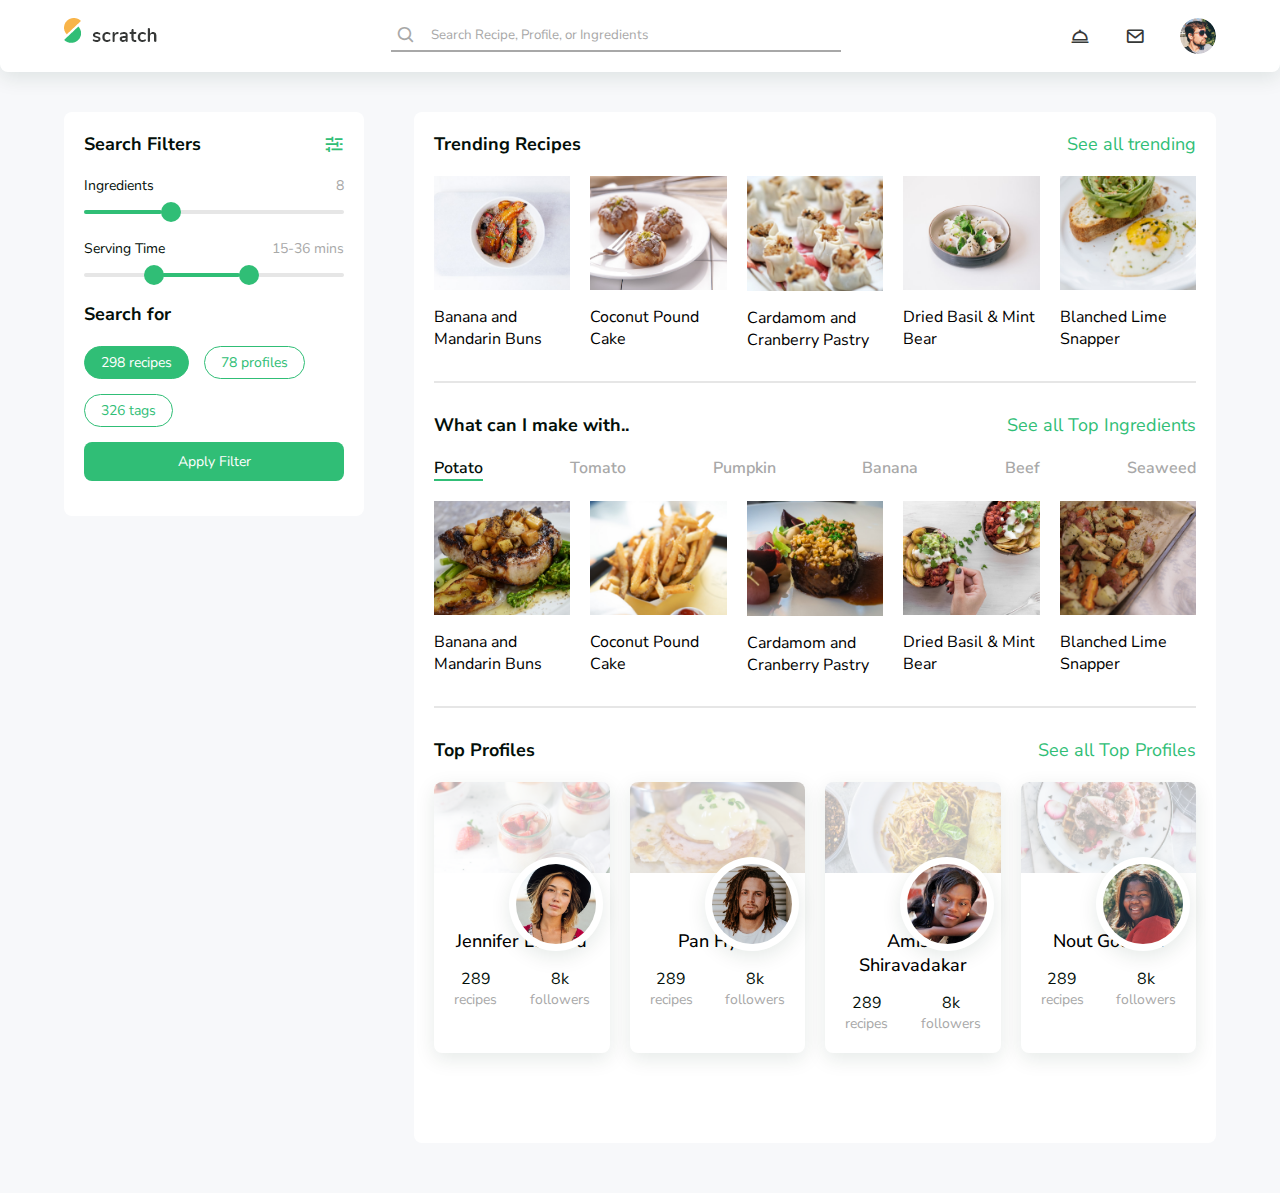
<file: SearchRecipe.html>
<!DOCTYPE html>
<html lang="en">

<head>
    <meta charset="UTF-8">
    <meta http-equiv="X-UA-Compatible" content="IE=edge">
    <meta name="viewport" content="width=device-width, initial-scale=1.0">
    <title>Scratch</title>
    <!-- fonts -->
    <link rel="preconnect" href="https://fonts.googleapis.com">
    <link rel="preconnect" href="https://fonts.gstatic.com" crossorigin>
    <link
        href="https://fonts.googleapis.com/css2?family=Nunito+Sans:wght@300;400;600;700;800&family=Poppins:wght@300;400;500;600;700;800;900&family=Roboto:wght@100;300;400;500;700&family=Vazirmatn&display=swap"
        rel="stylesheet">
    <!-- icons  -->
    <link rel="stylesheet" href="https://unpkg.com/boxicons@latest/css/boxicons.min.css">
    <!-- style  -->
    <link rel="stylesheet" href="css/style.css">
</head>

<body>
    <!-- start header  -->
    <header>
        <div class="container">
            <nav>
                <div class="logo">
                    <img src="images/Logo.png" alt="">
                </div>
                <div class="nav-search">
                    <i class='bx bx-search'></i>
                    <input type="text" placeholder="Search Recipe, Profile, or Ingredients">
                </div>
                <div class="nav-icons">
                    <i class='bx bx-dish'></i>
                    <i class='bx bx-envelope'></i>
                    <img src="images/User Avatar Image.png" alt="">
                </div>
            </nav>
        </div>
    </header>
    <!-- start aside  -->
    <aside>
        <div class="title">
            <h3>Search Filters</h3>
            <i class='bx bx-slider'></i>
        </div>
        <div class="prog">
            <h5>Ingredients<span>8</span></h5>
            <div class="p1">
                <div></div>
            </div>
        </div>
        <div class="prog">
            <h5>Serving Time<span>15-36 mins</span></h5>
            <div class="p2">
                <div></div>
            </div>
        </div>
        <div class="title">
            <h3>Search for</h3>
        </div>
        <div class="search-btns">
            <button class="active">298 recipes</button>
            <button>78 profiles</button>
            <button>326 tags</button>
        </div>
        <button type="submit" class="submit">Apply Filter</button>
    </aside>
    <!-- search-rec section  -->
    <div class="container">
        <section id="search-rec">
            <!-- start trending div  -->
            <div class="trending">
                <div class="title">
                    <h3>Trending Recipes</h3>
                    <a href="#">See all trending</a>
                </div>
                <div class="cards">
                    <!-- start card  -->
                    <div class="card">
                        <img src="images/search/t1.png" alt="">
                        <p>Banana and Mandarin Buns</p>
                    </div>
                    <!-- start card  -->
                    <div class="card">
                        <img src="images/search/t2.png" alt="">
                        <p>Coconut Pound Cake</p>
                    </div>
                    <!-- start card  -->
                    <div class="card">
                        <img src="images/search/t3.png" alt="">
                        <p>Cardamom and Cranberry Pastry</p>
                    </div>
                    <!-- start card  -->
                    <div class="card">
                        <img src="images/search/t4.png" alt="">
                        <p>Dried Basil & Mint Bear</p>
                    </div>
                    <!-- start card  -->
                    <div class="card">
                        <img src="images/search/t5.png" alt="">
                        <p>Blanched Lime Snapper</p>
                    </div>
                </div>
            </div>
            <!-- filter div  -->
            <div class="filter">
                <div class="title">
                    <h3>What can I make with..</h3>
                    <a href="#">See all Top Ingredients</a>
                </div>
                <ul class="tabs">
                    <li class="active" data-cat=".first">Potato</li>
                    <li data-cat=".second">Tomato</li>
                    <li data-cat=".third">Pumpkin</li>
                    <li data-cat=".four">Banana</li>
                    <li data-cat=".five">Beef</li>
                    <li data-cat=".six">Seaweed</li>
                </ul>
                <div class="content">
                    <div class="first">
                        <div class="cards">
                            <!-- start card  -->
                            <div class="card">
                                <img src="images/search/f1.png" alt="">
                                <p>Banana and Mandarin Buns</p>
                            </div>
                            <!-- start card  -->
                            <div class="card">
                                <img src="images/search/f2.png" alt="">
                                <p>Coconut Pound Cake</p>
                            </div>
                            <!-- start card  -->
                            <div class="card">
                                <img src="images/search/f3.png" alt="">
                                <p>Cardamom and Cranberry Pastry</p>
                            </div>
                            <!-- start card  -->
                            <div class="card">
                                <img src="images/search/f4.png" alt="">
                                <p>Dried Basil & Mint Bear</p>
                            </div>
                            <!-- start card  -->
                            <div class="card">
                                <img src="images/search/f5.png" alt="">
                                <p>Blanched Lime Snapper</p>
                            </div>
                        </div>
                    </div>
                    <div class="second">
                        <div class="cards">
                            <!-- start card  -->
                            <div class="card">
                                <img src="images/search/f1.png" alt="">
                                <p>Banana and Mandarin Buns</p>
                            </div>
                            <!-- start card  -->
                            <div class="card">
                                <img src="images/search/f3.png" alt="">
                                <p>Cardamom and Cranberry Pastry</p>
                            </div>
                            <!-- start card  -->
                            <div class="card">
                                <img src="images/search/f4.png" alt="">
                                <p>Dried Basil & Mint Bear</p>
                            </div>
                            <!-- start card  -->
                            <div class="card">
                                <img src="images/search/f5.png" alt="">
                                <p>Blanched Lime Snapper</p>
                            </div>
                        </div>
                    </div>
                    <div class="third">
                        <div class="cards">
                            <!-- start card  -->
                            <div class="card">
                                <img src="images/search/f1.png" alt="">
                                <p>Banana and Mandarin Buns</p>
                            </div>
                            <!-- start card  -->
                            <div class="card">
                                <img src="images/search/f4.png" alt="">
                                <p>Dried Basil & Mint Bear</p>
                            </div>
                            <!-- start card  -->
                            <div class="card">
                                <img src="images/search/f5.png" alt="">
                                <p>Blanched Lime Snapper</p>
                            </div>
                        </div>
                    </div>
                    <div class="four">
                        <div class="cards">
                            <!-- start card  -->
                            <div class="card">
                                <img src="images/search/f4.png" alt="">
                                <p>Dried Basil & Mint Bear</p>
                            </div>
                            <!-- start card  -->
                            <div class="card">
                                <img src="images/search/f1.png" alt="">
                                <p>Banana and Mandarin Buns</p>
                            </div>
                            <!-- start card  -->
                            <div class="card">
                                <img src="images/search/f2.png" alt="">
                                <p>Coconut Pound Cake</p>
                            </div>
                            <!-- start card  -->
                            <div class="card">
                                <img src="images/search/f3.png" alt="">
                                <p>Cardamom and Cranberry Pastry</p>
                            </div>
                            <!-- start card  -->
                            <div class="card">
                                <img src="images/search/f5.png" alt="">
                                <p>Blanched Lime Snapper</p>
                            </div>
                        </div>
                    </div>
                    <div class="five">
                        <div class="cards">
                            <!-- start card  -->
                            <div class="card">
                                <img src="images/search/f4.png" alt="">
                                <p>Dried Basil & Mint Bear</p>
                            </div>
                            <!-- start card  -->
                            <div class="card">
                                <img src="images/search/f5.png" alt="">
                                <p>Blanched Lime Snapper</p>
                            </div>
                        </div>
                    </div>
                    <div class="six">
                        <div class="cards">
                            <!-- start card  -->
                            <div class="card">
                                <img src="images/search/f1.png" alt="">
                                <p>Banana and Mandarin Buns</p>
                            </div>
                            <!-- start card  -->
                            <div class="card">
                                <img src="images/search/f3.png" alt="">
                                <p>Cardamom and Cranberry Pastry</p>
                            </div>
                            <!-- start card  -->
                            <div class="card">
                                <img src="images/search/f4.png" alt="">
                                <p>Dried Basil & Mint Bear</p>
                            </div>
                            <!-- start card  -->
                            <div class="card">
                                <img src="images/search/f5.png" alt="">
                                <p>Blanched Lime Snapper</p>
                            </div>
                        </div>
                    </div>
                </div>
            </div>
            <!-- profiles div  -->
            <div class="profiles">
                <div class="title">
                    <h3>Top Profiles</h3>
                    <a href="#">See all Top Profiles</a>
                </div>
                <div class="boxes">
                    <!-- start box  -->
                    <div class="box">
                        <img src="images/search/bg1.png" alt="">
                        <div class="pic">
                            <img src="images/search/p1.png" alt="">
                        </div>
                        <div class="text">
                            <h5>Jennifer Lawred</h5>
                            <div class="details">
                                <div><span>289</span> <span>recipes</span></div>
                                <div><span>8k</span> <span>followers</span></div>
                            </div>
                        </div>
                    </div>
                    <!-- start box  -->
                    <div class="box">
                        <img src="images/search/bg2.png" alt="">
                        <div class="pic">
                            <img src="images/search/p2.png" alt="">
                        </div>
                        <div class="text">
                            <h5>Pan Hyuk</h5>
                            <div class="details">
                                <div><span>289</span> <span>recipes</span></div>
                                <div><span>8k</span> <span>followers</span></div>
                            </div>
                        </div>
                    </div>
                    <!-- start box  -->
                    <div class="box">
                        <img src="images/search/bg3.png" alt="">
                        <div class="pic">
                            <img src="images/search/p3.png" alt="">
                        </div>
                        <div class="text">
                            <h5>Amish Shiravadakar</h5>
                            <div class="details">
                                <div><span>289</span> <span>recipes</span></div>
                                <div><span>8k</span> <span>followers</span></div>
                            </div>
                        </div>
                    </div>
                    <!-- start box  -->
                    <div class="box">
                        <img src="images/search/bg4.png" alt="">
                        <div class="pic">
                            <img src="images/search/p4.png" alt="">
                        </div>
                        <div class="text">
                            <h5>Nout Golstein</h5>
                            <div class="details">
                                <div><span>289</span> <span>recipes</span></div>
                                <div><span>8k</span> <span>followers</span></div>
                            </div>
                        </div>
                    </div>
                </div>
            </div>
        </section>
    </div>
    <!-- custom js link  -->
    <script src="js/custom.js"></script>
</body>

</html>
</file>
<file: css/style.css>
* {
    margin: 0;
    padding: 0;
    box-sizing: border-box;
    list-style: none;
    text-decoration: none;
    font-family: 'Nunito Sans', sans-serif;
}

body {
    background-color: #F7F8FA;
}

:root {
    --main-color: #30BE76;
    --shadow: 0 6px 20px #0d33201a;
    --text-light: #A8A8A8;
    --dark-gray: #363837;
    --light-gray: #E6E6E6;
    --text-dark: #030F09;
}

.container {
    width: 90%;
    margin: auto;
}

header {
    border-bottom-left-radius: 8px;
    border-bottom-right-radius: 8px;
    box-shadow: var(--shadow);
    margin-bottom: 40px;
    background-color: #ffffff;
}

nav {
    height: 8vh;
    display: flex;
    justify-content: space-between;
    align-items: center;
}

.nav-search {
    width: 450px;
    padding: 5px;
    border-bottom: 2px solid var(--text-light);
    display: flex;
    gap: 15px;
    align-items: center;
}

.nav-search i {
    color: var(--text-light);
    font-size: 20px;
}

.nav-search input {
    border: none;
    outline: none;
    width: 400px;
    caret-color: var(--main-color);
}

.nav-search input::placeholder {
    color: var(--text-light);
}

.nav-icons {
    display: flex;
    align-items: center;
    gap: 35px;
}

.nav-icons i {
    font-size: 20px;
    color: var(--dark-gray);
    cursor: pointer;
}

.nav-icons img {
    width: 36px;
    height: 36px;
    border-radius: 50%;
    cursor: pointer;
}

/* start aside  */
aside {
    width: 300px;
    position: fixed;
    top: calc(8vh + 40px);
    left: 5%;
    border-radius: 8px;
    padding: 20px;
    background-color: #ffffff;
}

.title {
    display: flex;
    align-items: center;
    justify-content: space-between;
    margin-bottom: 20px;
}

.title h3 {
    font-size: 18px;
    color: var(--text-dark);
}

.title a {
    font-size: 18px;
    color: var(--main-color);
}

.title i {
    font-size: 20px;
    color: var(--main-color);
}

.prog {
    margin-bottom: 20px;
}

.prog h5 {
    display: flex;
    align-items: center;
    justify-content: space-between;
    color: var(--text-dark);
    font-size: 14px;
    margin-bottom: 15px;
    font-weight: 400;
}

.prog h5 span {
    color: var(--text-light);
}

.prog .p1,
.prog .p2 {
    width: 100%;
    height: 4px;
    background-color: #E6E6E6;
    border-radius: 50px;
    margin-bottom: 25px;
}

.prog .p1 div {
    width: 30%;
    height: 100%;
    background-color: var(--main-color);
    position: relative;
    border-radius: 50px;
}

.prog .p1 div::after,
.prog .p2 div::after {
    content: "";
    display: block;
    width: 20px;
    height: 20px;
    background-color: var(--main-color);
    border-radius: 50px;
    position: absolute;
    top: -8px;
    left: 99%;
}

.prog .p2 div {
    width: 30%;
    margin-left: 30%;
    height: 100%;
    border-radius: 50px;
    background-color: var(--main-color);
    position: relative;
}

.prog .p2 div::before {
    content: "";
    display: block;
    width: 20px;
    height: 20px;
    background-color: var(--main-color);
    border-radius: 50px;
    position: absolute;
    top: -8px;
    right: 98%;
}

.search-btns button {
    padding: 6px 16px;
    border: 1px solid var(--main-color);
    border-radius: 50px;
    font-size: 14px;
    display: inline-block;
    color: var(--main-color);
    outline: none;
    background-color: transparent;
    cursor: pointer;
    transition: .45s ease;
}

.search-btns button:hover {
    background-color: #30be7724;
}

.search-btns {
    display: flex;
    gap: 15px;
    flex-wrap: wrap;
}

.search-btns button.active {
    color: #ffffff;
    background-color: var(--main-color);
}

aside button.submit {
    width: 100%;
    padding: 10px;
    display: block;
    font-size: 14px;
    text-align: center;
    color: #ffffff;
    background-color: var(--main-color);
    outline: none;
    border: none;
    margin: 15px 0;
    border-radius: 8px;
    cursor: pointer;
    transition: .45s ease;
}

aside button.submit:hover {
    background-color: #30be77c8;
    letter-spacing: 1px;
}

/* search-rec section   */
#search-rec {
    width: calc(100% - 350px);
    margin-left: 350px;
    background-color: #ffffff;
    border-radius: 8px;
    padding: 20px 20px 90px;
    margin-bottom: 50px;
}

.trending {
    padding-bottom: 30px;
    border-bottom: 2px solid var(--light-gray);
    margin-bottom: 30px;
}

.cards {
    display: flex;
    gap: 20px;
}

.card {
    width: calc(100% / 5.5);
}

.card img {
    width: 100%;
    object-fit: cover !important;
    margin-bottom: 10px;
}

.filter {
    padding-bottom: 30px;
    margin-bottom: 30px;
    border-bottom: 2px solid var(--light-gray);
}

.filter .tabs {
    display: flex;
    justify-content: space-between;
    margin-bottom: 20px;
}

.filter .tabs li {
    font-size: 16px;
    color: var(--text-light);
    font-weight: 600;
    cursor: pointer;
}

.filter .tabs li.active {
    color: var(--text-dark);
    border-bottom: 2px solid var(--main-color);
}

.filter .content .six,
.filter .content .second,
.filter .content .third,
.filter .content .four,
.filter .content .five {
    display: none;
}

.boxes {
    display: flex;
    gap: 20px;
}

.boxes .box {
    width: calc(100% / 4);
    position: relative;
    border-radius: 8px;
    box-shadow: var(--shadow);
}

.boxes .box>img {
    width: 100%;
    object-fit: cover !important;
    border-top-right-radius: 8px;
    border-top-left-radius: 8px;
}

.boxes .box .pic {
    position: absolute;
    top: 75px;
    left: 75px;
    padding: 7px;
    background-color: #ffffff;
    border-radius: 50px;
    box-shadow: var(--shadow);
    display: flex;
    align-items: center;
    justify-content: center;
    margin-bottom: 50px;
}
.boxes .box .text{
    padding: 50px 20px 20px;
}
.boxes .box .text h5{
    text-align: center;
    font-size: 18px;
    font-weight: 500;
    margin-bottom: 15px;
}
.boxes .box .details{
    display: flex;
    justify-content: space-between;
}
.boxes .box .details span:first-child{
    font-size: 16px;
    color: var(--text-dark);
    display: block;
    text-align: center;
}
.boxes .box .details span:last-child{
    font-size: 14px;
    color: var(--text-light);
    display: block;
    text-align: center;
}
</file>
